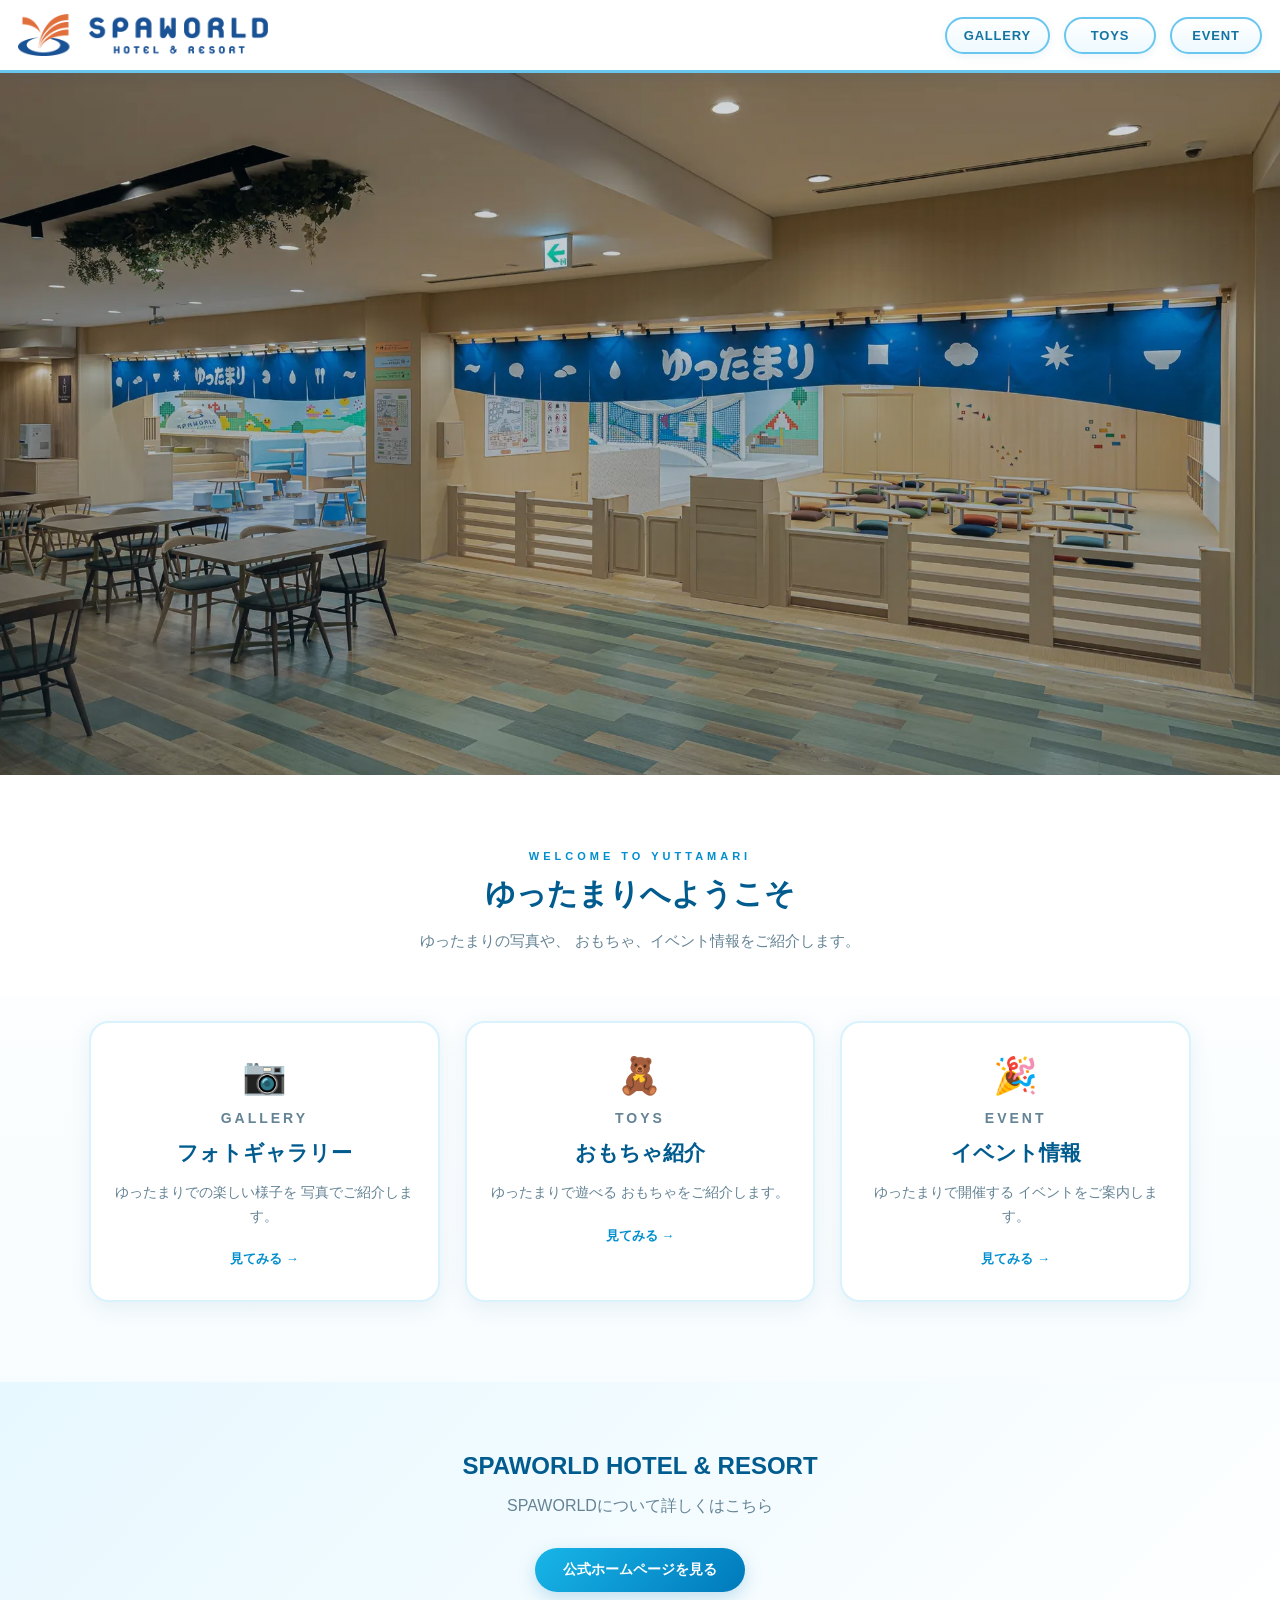
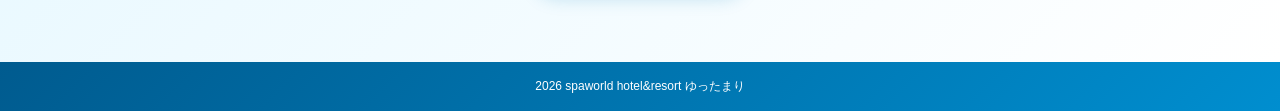
<file: index.html>
<!DOCTYPE html>
<html lang="ja">

<head>
  <meta charset="UTF-8">

  <meta
    name="viewport"
    content="width=device-width, initial-scale=1.0"
  >

  <title>ゆったまり</title>

  <link
    rel="stylesheet"
    href="css/style.css?v=5"
  >
</head>

<body>

  <!-- =========================
       HEADER
  ========================== -->

  <header class="site-header">

    <div class="header-inner">

      <div class="site-logo">
        <img
          src="images/logo.png"
          alt="SPAWORLD HOTEL & RESORT"
        >
      </div>

      <!-- HOMEなのでHOMEは表示しない -->
      <nav>
        <a href="gallery.html">GALLERY</a>
        <a href="toys.html">TOYS</a>
        <a href="event.html">EVENT</a>
      </nav>

    </div>

  </header>


  <main>

    <!-- =========================
         HERO
    ========================== -->

    <section class="hero hero-photo">
  <div class="hero-overlay"></div>
</section>


    <!-- =========================
         INTRO
    ========================== -->

    <section class="home-intro">

      <p class="section-en">
        WELCOME TO YUTTAMARI
      </p>

      <h2>
        ゆったまりへようこそ
      </h2>

      <p class="home-description">
        ゆったまりの写真や、
        おもちゃ、イベント情報をご紹介します。
      </p>

    </section>


    <!-- =========================
         PAGE LINKS
    ========================== -->

    <section class="home-menu">

      <a
        href="gallery.html"
        class="home-menu-card"
      >

        <div class="home-menu-icon">
          📷
        </div>

        <p class="home-menu-en">
          GALLERY
        </p>

        <h3>
          フォトギャラリー
        </h3>

        <p>
          ゆったまりでの楽しい様子を
          写真でご紹介します。
        </p>

        <span class="home-menu-more">
          見てみる →
        </span>

      </a>


      <a
        href="toys.html"
        class="home-menu-card"
      >

        <div class="home-menu-icon">
          🧸
        </div>

        <p class="home-menu-en">
          TOYS
        </p>

        <h3>
          おもちゃ紹介
        </h3>

        <p>
          ゆったまりで遊べる
          おもちゃをご紹介します。
        </p>

        <span class="home-menu-more">
          見てみる →
        </span>

      </a>


      <a
        href="event.html"
        class="home-menu-card"
      >

        <div class="home-menu-icon">
          🎉
        </div>

        <p class="home-menu-en">
          EVENT
        </p>

        <h3>
          イベント情報
        </h3>

        <p>
          ゆったまりで開催する
          イベントをご案内します。
        </p>

        <span class="home-menu-more">
          見てみる →
        </span>

      </a>

    </section>


    <!-- =========================
         OFFICIAL SITE
    ========================== -->

    <section class="official-area">

      <h2>
        SPAWORLD HOTEL & RESORT
      </h2>

      <p>
        SPAWORLDについて詳しくはこちら
      </p>

      <!--
        ↓ hrefは公式サイトのURLに変更してください
      -->

      <a
        href="#"
        class="official-button"
      >
        公式ホームページを見る
      </a>

    </section>

  </main>


  <footer>
    <p>
      2026 spaworld hotel&resort ゆったまり
    </p>
  </footer>

</body>

</html>
</file>
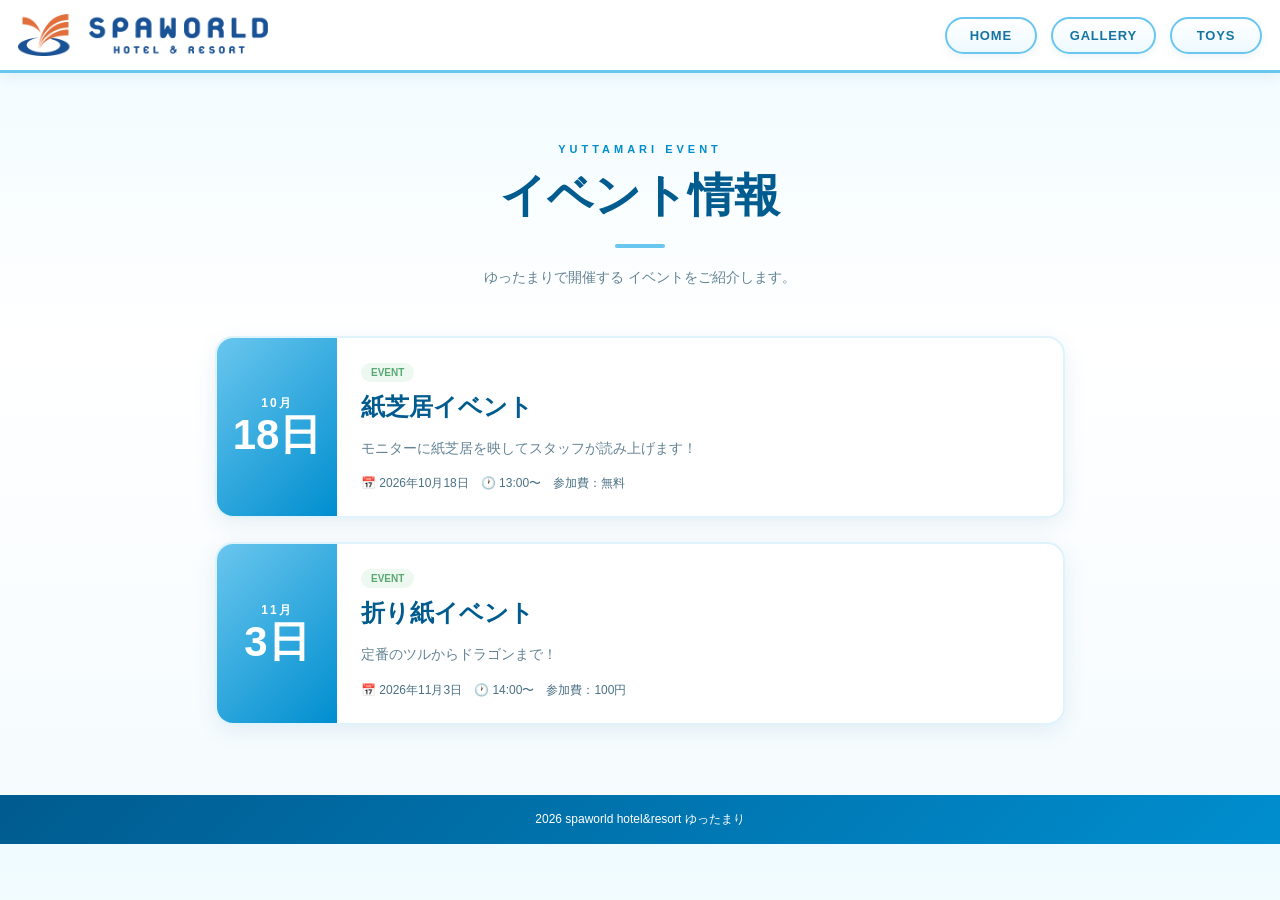
<file: event.html>
<!DOCTYPE html>
<html lang="ja">

<head>
  <meta charset="UTF-8">

  <meta
    name="viewport"
    content="width=device-width, initial-scale=1.0"
  >

  <title>
    イベント情報 | ゆったまり
  </title>

  <link
    rel="stylesheet"
    href="css/style.css?v=5"
  >
</head>

<body>

  <header class="site-header">

    <div class="header-inner">

      <div class="site-logo">
        <img
          src="images/logo.png"
          alt="SPAWORLD HOTEL & RESORT"
        >
      </div>

      <!-- EVENTなのでEVENTは表示しない -->

      <nav>
        <a href="index.html">HOME</a>
        <a href="gallery.html">GALLERY</a>
        <a href="toys.html">TOYS</a>
      </nav>

    </div>

  </header>


  <main class="content-page">

    <section class="page-title">

      <p>
        YUTTAMARI EVENT
      </p>

      <h1>
        イベント情報
      </h1>

      <div class="page-title-line"></div>

      <p class="page-description">
        ゆったまりで開催する
        イベントをご紹介します。
      </p>

    </section>


    <section class="event-list">


      <!-- EVENT 01 -->

      <article class="event-card">

        <div class="event-date">

          <span class="event-month">
            10月
          </span>

          <strong>
            18日
          </strong>

        </div>


        <div class="event-content">

          <span class="event-label">
            EVENT
          </span>

          <h2>
            紙芝居イベント
          </h2>

          <p>
            モニターに紙芝居を映してスタッフが読み上げます！
          </p>

          <div class="event-detail">

            <span>
              📅 2026年10月18日
            </span>

            <span>
              🕐 13:00〜
            </span>

            <span>
              参加費：無料
            </span>
            
          </div>

        </div>

      </article>


      <!-- EVENT 02 -->

      <article class="event-card">

        <div class="event-date">

          <span class="event-month">
            11月
          </span>

          <strong>
            3日
          </strong>

        </div>


        <div class="event-content">

          <span class="event-label">
            EVENT
          </span>

          <h2>
            折り紙イベント
          </h2>

          <p>
            定番のツルからドラゴンまで！
          </p>

          <div class="event-detail">

            <span>
              📅 2026年11月3日
            </span>

            <span>
              🕐 14:00〜
            </span>

            <span>
              参加費：100円
            </span>

          </div>

        </div>

      </article>


    </section>

  </main>


  <footer>
    <p>
      2026 spaworld hotel&resort ゆったまり
    </p>
  </footer>

</body>

</html>
</file>
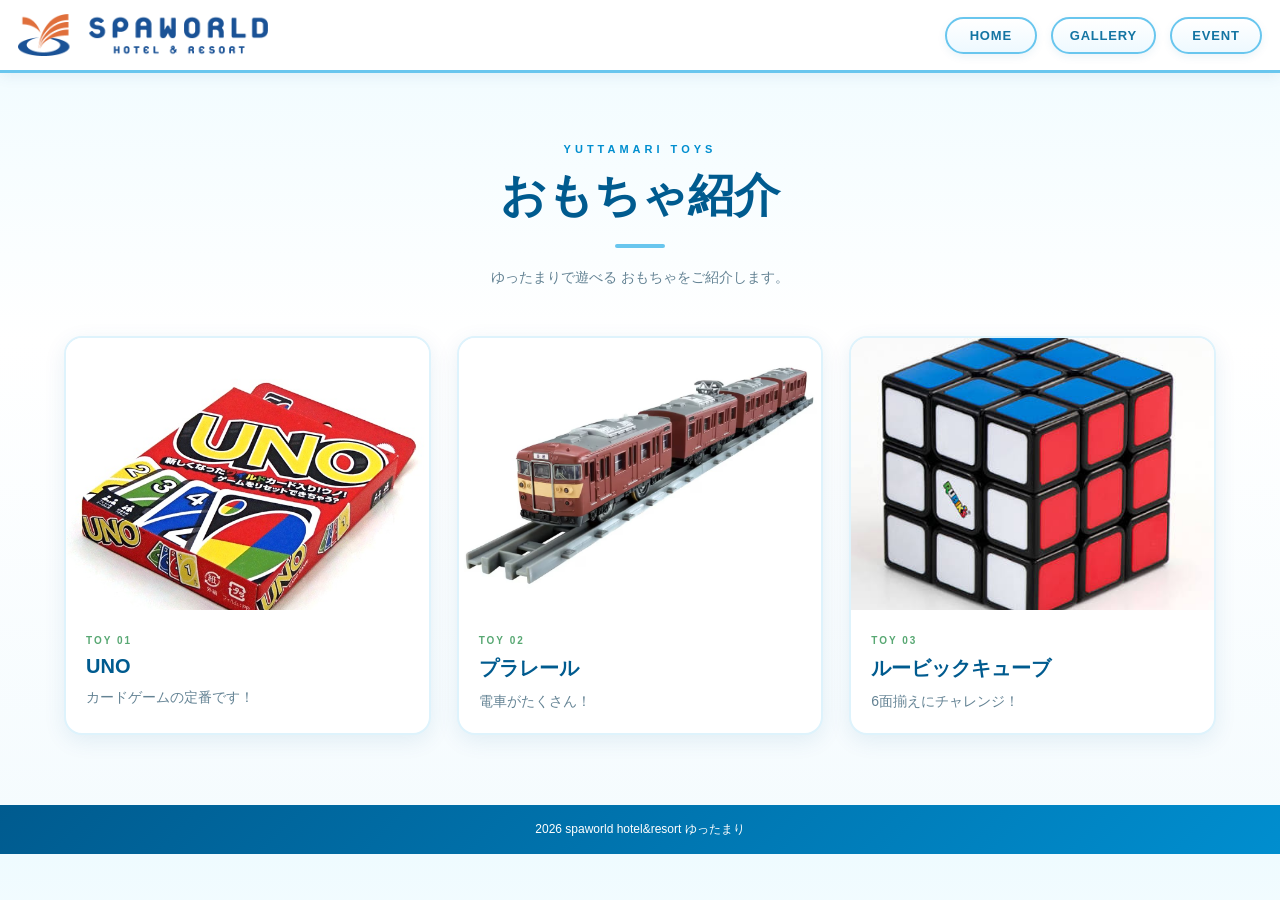
<file: toys.html>
<!DOCTYPE html>
<html lang="ja">

<head>
  <meta charset="UTF-8">

  <meta
    name="viewport"
    content="width=device-width, initial-scale=1.0"
  >

  <title>
    おもちゃ紹介 | ゆったまり
  </title>

  <link
    rel="stylesheet"
    href="css/style.css?v=5"
  >
</head>

<body>

  <header class="site-header">

    <div class="header-inner">

      <div class="site-logo">
        <img
          src="images/logo.png"
          alt="SPAWORLD HOTEL & RESORT"
        >
      </div>

      <nav>
        <a href="index.html">HOME</a>
        <a href="gallery.html">GALLERY</a>
        <a href="event.html">EVENT</a>
      </nav>

    </div>

  </header>


  <main class="content-page">

    <section class="page-title">

      <p>
        YUTTAMARI TOYS
      </p>

      <h1>
        おもちゃ紹介
      </h1>

      <div class="page-title-line"></div>

      <p class="page-description">
        ゆったまりで遊べる
        おもちゃをご紹介します。
      </p>

    </section>


    <section class="toys-grid">


      <!-- おもちゃ1 -->

      <article class="toy-card">

        <img
          src="images/toy01.jpg"
          alt="おもちゃ1"
        >

        <div class="toy-info">

          <span class="toy-number">
            TOY 01
          </span>

          <h2>
            UNO
          </h2>

          <p>
            カードゲームの定番です！
          </p>

        </div>

      </article>


      <!-- おもちゃ2 -->

      <article class="toy-card">

        <img
          src="images/toy02.jpg"
          alt="おもちゃ2"
        >

        <div class="toy-info">

          <span class="toy-number">
            TOY 02
          </span>

          <h2>
            プラレール
          </h2>

          <p>
            電車がたくさん！
          </p>

        </div>

      </article>


      <!-- おもちゃ3 -->

      <article class="toy-card">

        <img
          src="images/toy03.jpg"
          alt="おもちゃ3"
        >

        <div class="toy-info">

          <span class="toy-number">
            TOY 03
          </span>

          <h2>
            ルービックキューブ
          </h2>

          <p>
            6面揃えにチャレンジ！
          </p>

        </div>

      </article>


    </section>

  </main>


  <footer>
    <p>
      2026 spaworld hotel&resort ゆったまり
    </p>
  </footer>

</body>

</html>
</file>
<file: css/style.css>
/* =========================================================
   BASIC
========================================================= */

* {
  box-sizing: border-box;
}

:root {
  --deep-blue: #005b8f;
  --blue: #008ecf;
  --light-blue: #69c6ee;
  --very-light-blue: #eef9ff;

  --green: #58a873;

  --white: #ffffff;

  --text: #23495f;
  --sub-text: #648394;

  --background: #f5fbfe;
}

html {
  scroll-behavior: smooth;
}

body {
  margin: 0;

  font-family:
    -apple-system,
    BlinkMacSystemFont,
    "Segoe UI",
    "Hiragino Kaku Gothic ProN",
    "Yu Gothic",
    sans-serif;

  background:
    linear-gradient(
      180deg,
      #effbff 0%,
      #ffffff 40%,
      #f4fbfe 100%
    );

  color: var(--text);
}

a {
  -webkit-tap-highlight-color: transparent;
}


/* =========================================================
   HEADER
========================================================= */

.site-header {
  position: sticky;
  top: 0;

  z-index: 100;

  background: rgba(255, 255, 255, 0.97);

  backdrop-filter: blur(8px);

  border-bottom: 3px solid var(--light-blue);

  box-shadow:
    0 3px 14px rgba(0, 90, 140, 0.08);
}

.header-inner {
  width: 100%;

  padding: 14px 18px;

  display: flex;
  justify-content: space-between;
  align-items: center;

  gap: 20px;
}


/* =========================================================
   LOGO
========================================================= */

.site-logo {
  display: flex;
  align-items: center;

  flex-shrink: 0;
}

.site-logo img {
  width: 250px;
  height: auto;

  display: block;
}


/* =========================================================
   NAVIGATION
========================================================= */

nav {
  display: flex;
  align-items: center;
  justify-content: flex-end;

  flex-wrap: wrap;

  gap: 14px;
}

nav a {
  display: inline-flex;

  align-items: center;
  justify-content: center;

  min-width: 92px;

  padding: 9px 17px;

  color: #1475a3;

  background:
    linear-gradient(
      180deg,
      #ffffff,
      #eef9ff
    );

  border: 2px solid var(--light-blue);
  border-radius: 999px;

  text-decoration: none;

  font-size: 13px;
  font-weight: 700;

  letter-spacing: 0.8px;

  box-shadow:
    0 3px 9px rgba(0, 110, 170, 0.08);

  transition:
    background 0.2s,
    color 0.2s,
    transform 0.2s,
    box-shadow 0.2s;
}

nav a:hover {
  color: white;

  background:
    linear-gradient(
      135deg,
      #62c7ef,
      #249bd1
    );

  transform: translateY(-2px);

  box-shadow:
    0 7px 16px rgba(0, 120, 180, 0.20);
}


/* =========================================================
   HERO
========================================================= */

.hero {
  position: relative;

  min-height: 78vh;

  display: flex;
  justify-content: center;
  align-items: center;

  padding: 60px 20px;

  text-align: center;

  overflow: hidden;
}


/* 背景写真 */

.hero-photo {
  background:
    url("../images/yuttamari-main.jpg")
    center center / cover
    no-repeat;
}


/* 写真の上に薄く暗い膜 */

.hero-overlay {
  position: absolute;
  inset: 0;

  background:
    linear-gradient(
      180deg,
      rgba(0, 20, 35, 0.15),
      rgba(0, 40, 65, 0.38)
    );
}


/* =========================================================
   HERO TEXT
   木目ボードは完全撤去
========================================================= */

.hero-content {
  position: relative;
  z-index: 2;

  width: 90%;
  max-width: 760px;

  padding: 0;

  background: none;
  border: none;
  border-radius: 0;
  box-shadow: none;

  transform: translateY(-80px);
}

.hero-subtitle {
  margin: 0;

  color: white;

  font-size: 13px;
  font-weight: 700;

  letter-spacing: 5px;

  text-shadow:
    0 2px 8px rgba(0, 0, 0, 0.65);
}

.hero h1 {
  margin: 13px 0 10px;

  color: white;

  font-size: clamp(42px, 6vw, 72px);

  line-height: 1.1;

  letter-spacing: 3px;

  text-shadow:
    0 4px 16px rgba(0, 0, 0, 0.65);
}

.hero p {
  margin: 0;

  color: white;

  font-size: 18px;
  font-weight: 500;

  letter-spacing: 1px;

  line-height: 1.7;

  text-shadow:
    0 3px 10px rgba(0, 0, 0, 0.70);
}


/* =========================================================
   HOME INTRO
========================================================= */

.home-intro {
  padding:
    75px 20px
    40px;

  text-align: center;

  background: white;
}

.section-en {
  margin: 0;

  color: var(--blue);

  font-size: 11px;
  font-weight: 700;

  letter-spacing: 4px;
}

.home-intro h2 {
  margin: 12px 0;

  color: var(--deep-blue);

  font-size: 30px;
}

.home-description {
  max-width: 650px;

  margin: 0 auto;

  color: var(--sub-text);

  font-size: 15px;

  line-height: 1.9;
}


/* =========================================================
   HOME MENU
========================================================= */

.home-menu {
  max-width: 1150px;

  margin: auto;

  padding:
    25px 24px
    80px;

  display: grid;

  grid-template-columns:
    repeat(3, minmax(0, 1fr));

  gap: 25px;
}

.home-menu-card {
  padding: 32px 24px;

  background: white;

  border: 2px solid #d9f2fc;

  border-radius: 20px;

  color: inherit;

  text-decoration: none;

  text-align: center;

  box-shadow:
    0 6px 22px rgba(0, 91, 143, 0.08);

  transition:
    transform 0.25s,
    border-color 0.25s,
    box-shadow 0.25s;
}

.home-menu-card:hover {
  transform: translateY(-7px);

  border-color: var(--light-blue);

  box-shadow:
    0 14px 32px rgba(0, 91, 143, 0.16);
}

.home-menu-icon {
  margin-bottom: 10px;

  font-size: 36px;
}

.home-menu-en {
  margin: 0;

  color: var(--blue);

  font-size: 10px;
  font-weight: 700;

  letter-spacing: 3px;
}

.home-menu-card h3 {
  margin: 8px 0 12px;

  color: var(--deep-blue);

  font-size: 21px;
}

.home-menu-card p {
  color: var(--sub-text);

  font-size: 14px;

  line-height: 1.7;
}

.home-menu-more {
  display: inline-block;

  margin-top: 8px;

  color: var(--blue);

  font-size: 13px;
  font-weight: 700;
}


/* =========================================================
   OFFICIAL SITE
========================================================= */

.official-area {
  padding: 70px 20px;

  text-align: center;

  background:
    linear-gradient(
      135deg,
      #e7f8ff,
      #ffffff
    );
}

.official-area h2 {
  margin: 0 0 10px;

  color: var(--deep-blue);
}

.official-area p {
  color: var(--sub-text);
}

.official-button {
  display: inline-block;

  margin-top: 15px;

  padding: 13px 28px;

  color: white;

  background:
    linear-gradient(
      135deg,
      #18b6e8,
      #0079bb
    );

  border-radius: 999px;

  text-decoration: none;

  font-size: 14px;
  font-weight: 700;

  box-shadow:
    0 6px 18px rgba(0, 125, 180, 0.22);

  transition:
    transform 0.2s,
    box-shadow 0.2s;
}

.official-button:hover {
  transform: translateY(-2px);

  box-shadow:
    0 10px 24px rgba(0, 125, 180, 0.30);
}


/* =========================================================
   COMMON PAGE
========================================================= */

.content-page,
.gallery-page {
  width: 100%;
  max-width: 1200px;

  margin: auto;

  padding: 70px 24px;
}

.page-title {
  margin-bottom: 45px;

  text-align: center;
}

.page-title > p:first-child {
  margin: 0;

  color: var(--blue);

  font-size: 11px;
  font-weight: 700;

  letter-spacing: 4px;
}

.page-title h1 {
  margin: 10px 0;

  color: var(--deep-blue);

  font-size: 46px;
}

.page-title-line {
  width: 50px;
  height: 4px;

  margin: 17px auto;

  background: var(--light-blue);

  border-radius: 999px;
}

.page-description {
  color: var(--sub-text);

  font-size: 14px;

  line-height: 1.8;
}


/* =========================================================
   GALLERY
========================================================= */

.category-buttons {
  display: flex;
  justify-content: center;
  flex-wrap: wrap;

  gap: 12px;

  margin-bottom: 45px;
}

.category-buttons button {
  padding: 10px 20px;

  color: var(--deep-blue);

  background: white;

  border: 2px solid var(--light-blue);

  border-radius: 999px;

  font-size: 13px;
  font-weight: 700;

  cursor: pointer;

  transition:
    background 0.2s,
    color 0.2s,
    transform 0.2s,
    border-color 0.2s;
}

.category-buttons button:hover {
  color: white;

  background: var(--blue);

  border-color: var(--blue);

  transform: translateY(-2px);
}

.gallery-grid {
  display: grid;

  grid-template-columns:
    repeat(3, minmax(0, 1fr));

  gap: 26px;
}

.photo-card {
  background: white;

  border-radius: 16px;

  overflow: hidden;

  cursor: pointer;

  box-shadow:
    0 6px 22px rgba(0, 91, 143, 0.10);

  transition:
    transform 0.25s,
    box-shadow 0.25s;
}

.photo-card:hover {
  transform: translateY(-7px);

  box-shadow:
    0 14px 34px rgba(0, 91, 143, 0.18);
}

.photo-card img {
  width: 100%;

  aspect-ratio: 4 / 3;

  object-fit: cover;

  display: block;

  transition: transform 0.35s;
}

.photo-card:hover img {
  transform: scale(1.04);
}

.photo-info {
  padding: 18px;
}

.photo-info h3 {
  margin: 0 0 8px;

  color: var(--deep-blue);
}

.photo-info p {
  margin: 0;

  color: var(--sub-text);

  font-size: 14px;

  line-height: 1.7;
}


/* =========================================================
   TOYS
========================================================= */

.toys-grid {
  display: grid;

  grid-template-columns:
    repeat(3, minmax(0, 1fr));

  gap: 26px;
}

.toy-card {
  background: white;

  border: 2px solid #def3fc;

  border-radius: 18px;

  overflow: hidden;

  box-shadow:
    0 6px 22px rgba(0, 91, 143, 0.09);

  transition:
    transform 0.25s,
    border-color 0.25s,
    box-shadow 0.25s;
}

.toy-card:hover {
  transform: translateY(-6px);

  border-color: var(--light-blue);

  box-shadow:
    0 14px 32px rgba(0, 91, 143, 0.16);
}

.toy-card img {
  width: 100%;

  aspect-ratio: 4 / 3;

  object-fit: cover;

  display: block;
}

.toy-info {
  padding: 20px;
}

.toy-number {
  color: var(--green);

  font-size: 10px;
  font-weight: 700;

  letter-spacing: 2px;
}

.toy-info h2 {
  margin: 7px 0 8px;

  color: var(--deep-blue);

  font-size: 20px;
}

.toy-info p {
  margin: 0;

  color: var(--sub-text);

  font-size: 14px;

  line-height: 1.7;
}


/* =========================================================
   EVENT
========================================================= */

.event-list {
  max-width: 850px;

  margin: auto;

  display: flex;
  flex-direction: column;

  gap: 24px;
}

.event-card {
  display: flex;

  overflow: hidden;

  background: white;

  border: 2px solid #def3fc;

  border-radius: 18px;

  box-shadow:
    0 6px 22px rgba(0, 91, 143, 0.09);

  transition:
    transform 0.25s,
    border-color 0.25s,
    box-shadow 0.25s;
}

.event-card:hover {
  transform: translateY(-4px);

  border-color: var(--light-blue);

  box-shadow:
    0 12px 28px rgba(0, 91, 143, 0.15);
}

.event-date {
  width: 120px;

  flex-shrink: 0;

  display: flex;
  flex-direction: column;
  justify-content: center;
  align-items: center;

  color: white;

  background:
    linear-gradient(
      135deg,
      #69c6ee,
      #008ecf
    );
}

.event-month {
  font-size: 12px;
  font-weight: 700;

  letter-spacing: 2px;
}

.event-date strong {
  font-size: 42px;

  line-height: 1.1;
}

.event-content {
  padding: 24px;

  flex: 1;
}

.event-label {
  display: inline-block;

  margin-bottom: 7px;

  padding: 4px 10px;

  color: var(--green);

  background: #edf9f0;

  border-radius: 999px;

  font-size: 10px;
  font-weight: 700;
}

.event-content h2 {
  margin: 2px 0 9px;

  color: var(--deep-blue);
}

.event-content > p {
  color: var(--sub-text);

  font-size: 14px;

  line-height: 1.7;
}

.event-detail {
  margin-top: 15px;

  display: flex;
  flex-wrap: wrap;

  gap: 12px;
}

.event-detail span {
  color: #4b7185;

  font-size: 12px;
}


/* =========================================================
   MODAL
========================================================= */

.modal {
  position: fixed;
  inset: 0;

  z-index: 1000;

  display: none;

  justify-content: center;
  align-items: center;

  padding: 40px;

  background:
    rgba(4, 36, 54, 0.94);
}

.modal.show {
  display: flex;
}

.modal-content {
  max-width: 1400px;
  max-height: 95vh;

  display: flex;
  flex-direction: column;
  align-items: center;
}

.modal-content img {
  max-width: 95vw;
  max-height: 78vh;

  object-fit: contain;

  border-radius: 10px;

  box-shadow:
    0 12px 40px rgba(0, 0, 0, 0.35);
}

.modal-text {
  margin-top: 18px;

  color: white;

  text-align: center;
}

.modal-text h2 {
  margin: 0 0 8px;
}

.modal-text p {
  margin: 0;

  color: #c8e9f7;
}

.modal-close {
  position: fixed;

  top: 20px;
  right: 30px;

  color: white;

  background: none;

  border: 0;

  font-size: 44px;

  cursor: pointer;
}


/* =========================================================
   FOOTER
========================================================= */

footer {
  padding: 16px 20px;

  color: white;

  background:
    linear-gradient(
      135deg,
      #005b8f,
      #008ecf
    );

  text-align: center;

  font-size: 12px;
}

footer p {
  margin: 0;
}


/* =========================================================
   TABLET
========================================================= */

@media (max-width: 900px) {

  .site-logo img {
    width: 210px;
  }

  nav {
    gap: 8px;
  }

  nav a {
    min-width: 75px;

    padding: 7px 12px;

    font-size: 11px;
  }

  .hero-content {
    transform: translateY(-55px);
  }

  .home-menu,
  .gallery-grid,
  .toys-grid {
    grid-template-columns:
      repeat(2, minmax(0, 1fr));
  }

}


/* =========================================================
   SMARTPHONE
========================================================= */

@media (max-width: 600px) {

  /* -------------------------
     HEADER
  ------------------------- */

  .header-inner {
    padding: 8px 9px;

    gap: 5px;
  }

  .site-logo img {
    width: 160px;
  }

  nav {
    gap: 5px;
  }

  nav a {
    min-width: auto;

    padding: 5px 7px;

    font-size: 7px;

    letter-spacing: 0.1px;

    border-width: 1px;
  }


  /* -------------------------
     HERO
  ------------------------- */

  .hero {
  min-height: 0;
  height: 34vh;

  padding: 0;
}

.hero-photo {
  background-position: center center;
  background-size: cover;
}

  .hero-content {
    width: 92%;
    max-width: 340px;

    padding: 0;

    background: none;
    border: none;
    box-shadow: none;

    transform: translateY(-35px);
  }

  .hero-subtitle {
    font-size: 7px;

    letter-spacing: 1.5px;

    text-shadow:
      0 2px 7px rgba(0, 0, 0, 0.75);
  }

  .hero h1 {
    margin: 6px 0 5px;

    font-size: 28px;

    letter-spacing: 2px;

    text-shadow:
      0 3px 10px rgba(0, 0, 0, 0.75);
  }

  .hero p {
    margin: 0;

    font-size: 11px;

    letter-spacing: 0.5px;

    text-shadow:
      0 2px 8px rgba(0, 0, 0, 0.80);
  }


  /* -------------------------
     HOME INTRO
  ------------------------- */

  .home-intro {
    padding:
      55px 15px
      32px;
  }

  .section-en {
    font-size: 9px;

    letter-spacing: 3px;
  }

  .home-intro h2 {
    font-size: 22px;
  }

  .home-description {
    font-size: 12px;
  }


  /* -------------------------
     HOME MENU
  ------------------------- */

  .home-menu {
    padding:
      15px 14px
      50px;

    grid-template-columns: 1fr;

    gap: 15px;
  }

  .home-menu-card {
    padding: 22px 18px;
  }

  .home-menu-icon {
    font-size: 30px;
  }

  .home-menu-card h3 {
    font-size: 19px;
  }

  .home-menu-card p {
    font-size: 12px;
  }


  /* -------------------------
     OFFICIAL
  ------------------------- */

  .official-area {
    padding: 45px 15px;
  }

  .official-area h2 {
    font-size: 18px;
  }

  .official-area p {
    font-size: 12px;
  }

  .official-button {
    padding: 10px 20px;

    font-size: 11px;
  }


  /* -------------------------
     COMMON PAGE
  ------------------------- */

  .content-page,
  .gallery-page {
    padding: 40px 14px;
  }

  .page-title {
    margin-bottom: 30px;
  }

  .page-title h1 {
    font-size: 29px;
  }

  .page-title > p:first-child {
    font-size: 8px;

    letter-spacing: 2px;
  }

  .page-description {
    font-size: 11px;
  }


  /* -------------------------
     GALLERY
  ------------------------- */

  .category-buttons {
    gap: 7px;

    margin-bottom: 28px;
  }

  .category-buttons button {
    padding: 7px 11px;

    font-size: 10px;
  }

  .gallery-grid {
    grid-template-columns: 1fr;

    gap: 16px;
  }

  .photo-info {
    padding: 14px;
  }

  .photo-info h3 {
    font-size: 16px;
  }

  .photo-info p {
    font-size: 12px;
  }


  /* -------------------------
     TOYS
  ------------------------- */

  .toys-grid {
    grid-template-columns: 1fr;

    gap: 16px;
  }

  .toy-info {
    padding: 16px;
  }

  .toy-info h2 {
    font-size: 18px;
  }

  .toy-info p {
    font-size: 12px;
  }


  /* -------------------------
     EVENT
  ------------------------- */

  .event-card {
    flex-direction: column;
  }

  .event-date {
    width: 100%;
    height: 75px;

    flex-direction: row;

    gap: 8px;
  }

  .event-date strong {
    font-size: 30px;
  }

  .event-content {
    padding: 18px;
  }

  .event-content h2 {
    font-size: 18px;
  }

  .event-content > p {
    font-size: 12px;
  }

  .event-detail {
    flex-direction: column;

    gap: 6px;
  }


  /* -------------------------
     MODAL
  ------------------------- */

  .modal {
    padding: 15px;
  }

  .modal-content img {
    max-width: 100%;
    max-height: 72vh;
  }

  .modal-close {
    top: 10px;
    right: 16px;

    font-size: 38px;
  }

}
</file>
